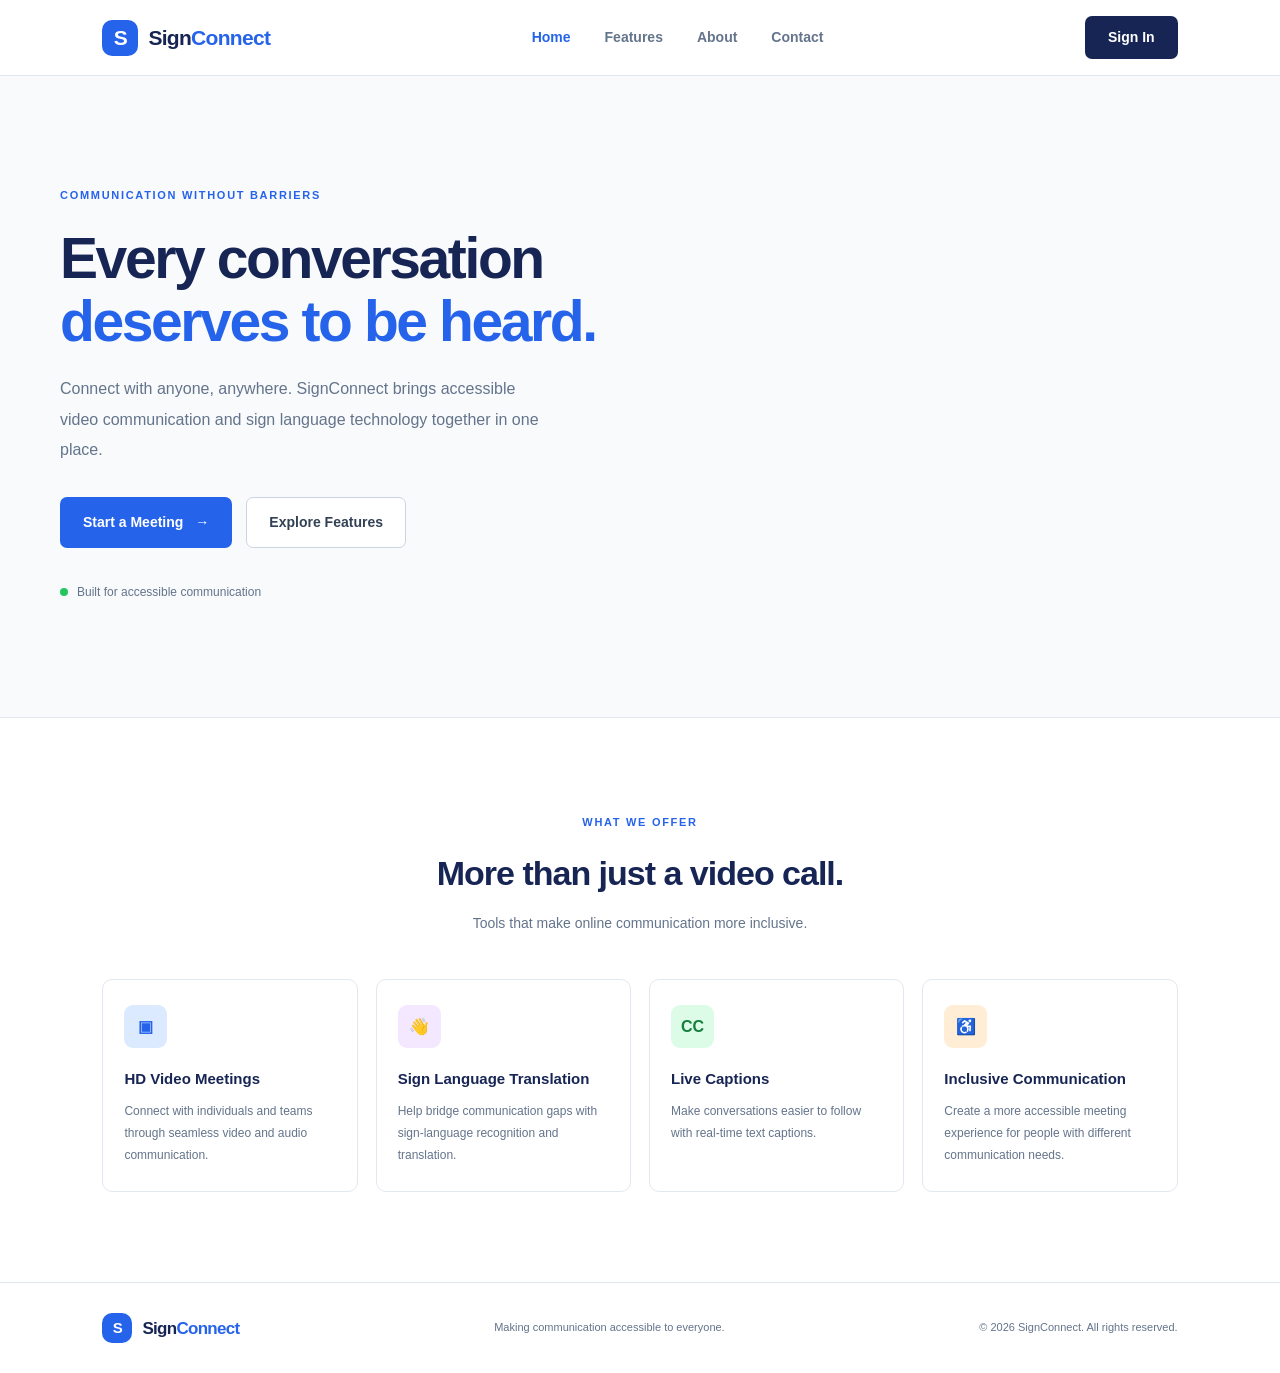
<file: FrontEnd/index.html>
<!DOCTYPE html>
<html lang="en">

<head>
    <meta charset="UTF-8">
    <meta name="viewport" content="width=device-width, initial-scale=1.0">
    <meta name="description" content="SignConnect - Accessible video meetings for everyone.">
    <title>SignConnect | Meetings Without Barriers</title>
    <link rel="stylesheet" href="style.css">
    <script src="script.js" defer></script>
</head>

<body>

    <!-- NAVBAR -->
    <header class="navbar">
        <a href="#" class="logo">
            <span class="logo-icon">S</span>
            <span>Sign<span class="logo-highlight">Connect</span></span>
        </a>

        <nav class="nav-links" id="navLinks">
            <a href="#" class="active">Home</a>
            <a href="#features">Features</a>
            <a href="#about">About</a>
            <a href="#contact">Contact</a>
        </nav>

        <div class="nav-actions">
            <button type="button" class="signin-btn" id="authButton">Sign In</button>
            <button class="mobile-menu" id="menuButton" aria-label="Toggle navigation">
                ☰
            </button>
        </div>
    </header>

    <main>

        <!-- HERO SECTION -->
        <section class="hero" id="about">

            <div class="hero-content">
                <span class="eyebrow">
                    COMMUNICATION WITHOUT BARRIERS
                </span>

                <h1>
                    Every conversation
                    <span>deserves to be heard.</span>
                </h1>

                <p class="hero-description">
                    Connect with anyone, anywhere. SignConnect brings
                    accessible video communication and sign language
                    technology together in one place.
                </p>

                <div class="hero-buttons">
                    <a href="meeting.html" id="startMeetingButton" class="primary-btn">
                        Start a Meeting <span>→</span>
                    </a>

                    <a href="#features" class="secondary-btn">
                        Explore Features
                    </a>
                </div>

                <div class="hero-note">
                    <span class="status-dot"></span>
                    Built for accessible communication
                </div>
            </div>

        </section>

        <!-- FEATURES -->
        <section class="features-section" id="features">

            <div class="section-heading">
                <span class="eyebrow">WHAT WE OFFER</span>
                <h2>More than just a video call.</h2>
                <p>Tools that make online communication more inclusive.</p>
            </div>

            <div class="features-grid">

                <article class="feature-card">
                    <div class="feature-icon blue">▣</div>
                    <h3>HD Video Meetings</h3>
                    <p>
                        Connect with individuals and teams through
                        seamless video and audio communication.
                    </p>
                </article>

                <article class="feature-card">
                    <div class="feature-icon purple">👋</div>
                    <h3>Sign Language Translation</h3>
                    <p>
                        Help bridge communication gaps with
                        sign-language recognition and translation.
                    </p>
                </article>

                <article class="feature-card">
                    <div class="feature-icon green">CC</div>
                    <h3>Live Captions</h3>
                    <p>
                        Make conversations easier to follow with
                        real-time text captions.
                    </p>
                </article>

                <article class="feature-card">
                    <div class="feature-icon orange">♿</div>
                    <h3>Inclusive Communication</h3>
                    <p>
                        Create a more accessible meeting experience
                        for people with different communication needs.
                    </p>
                </article>

            </div>
        </section>


    </main>

    <!-- FOOTER -->
    <footer id="contact">
        <a href="#" class="logo footer-logo">
            <span class="logo-icon">S</span>
            <span>Sign<span class="logo-highlight">Connect</span></span>
        </a>

        <p>Making communication accessible to everyone.</p>

        <span class="copyright">
            © 2026 SignConnect. All rights reserved.
        </span>
    </footer>

    <script src="meeting-redirect.js"></script>


</body>

</html>
</file>
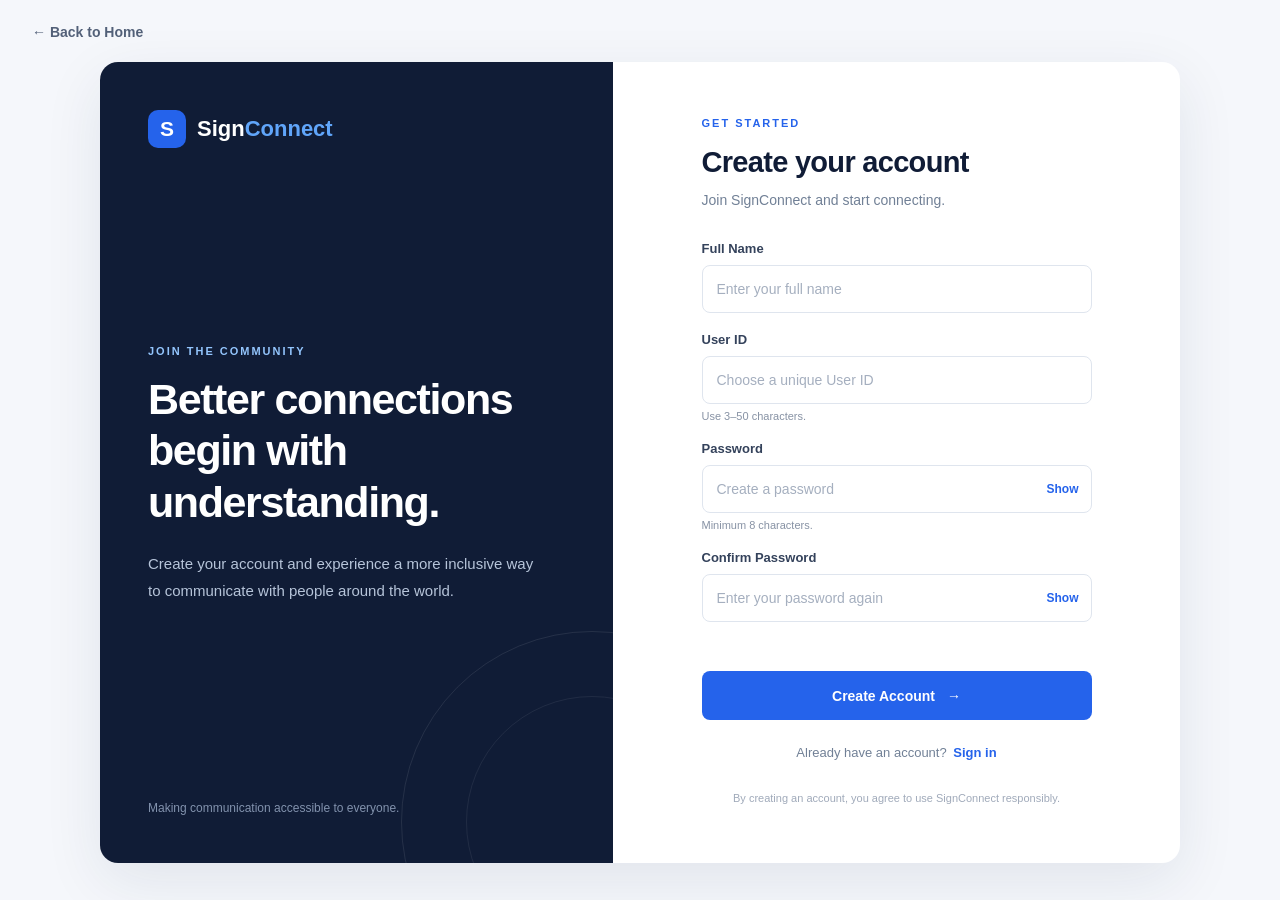
<file: FrontEnd/accessibility.html>
<!DOCTYPE html>
<html lang="en">

<head>
    <meta charset="UTF-8">
    <meta name="viewport" content="width=device-width, initial-scale=1.0">

    <meta name="description" content="Customize your SignConnect accessibility preferences.">

    <title>Accessibility Preferences | SignConnect</title>

    <link rel="stylesheet" href="accessibility.css">

    <script src="accessibility.js" defer></script>
</head>

<body>

    <main class="accessibility-container">

        <div class="accessibility-content">

            <span class="eyebrow">MAKE IT YOURS</span>

            <h1>
                How can we make SignConnect work better for you?
            </h1>

            <p class="subtitle">
                Choose everything that applies. This is optional,
                and it is only used to adapt your meetings and screens.
                You can change it any time.
            </p>


            <form id="accessibilityForm">

                <div class="options-grid">

                    <label class="option-card">
                        <input type="checkbox" name="disability" value="Deaf">

                        <span class="option-icon">🤟</span>

                        <span class="option-details">
                            <strong>Deaf</strong>
                            <small>
                                I can't hear speech. I prefer sign
                                language and text.
                            </small>
                        </span>

                        <span class="selection-circle"></span>
                    </label>


                    <label class="option-card">
                        <input type="checkbox" name="disability" value="Hard of hearing">

                        <span class="option-icon">👂</span>

                        <span class="option-details">
                            <strong>Hard of hearing</strong>
                            <small>
                                I hear some sound but need captions
                                and visual cues.
                            </small>
                        </span>

                        <span class="selection-circle"></span>
                    </label>


                    <label class="option-card">
                        <input type="checkbox" name="disability" value="Speech difficulty or non-speaking">

                        <span class="option-icon">✋</span>

                        <span class="option-details">
                            <strong>Speech difficulty or non-speaking</strong>
                            <small>
                                I communicate through sign language
                                or typing, not speech.
                            </small>
                        </span>

                        <span class="selection-circle"></span>
                    </label>


                    <label class="option-card">
                        <input type="checkbox" name="disability" value="Blind">

                        <span class="option-icon">🕶️</span>

                        <span class="option-details">
                            <strong>Blind</strong>
                            <small>
                                I use a screen reader or audio
                                to use the web.
                            </small>
                        </span>

                        <span class="selection-circle"></span>
                    </label>


                    <label class="option-card">
                        <input type="checkbox" name="disability" value="Low vision">

                        <span class="option-icon">👓</span>

                        <span class="option-details">
                            <strong>Low vision</strong>
                            <small>
                                I need larger text and stronger contrast.
                            </small>
                        </span>

                        <span class="selection-circle"></span>
                    </label>


                    <label class="option-card">
                        <input type="checkbox" name="disability" value="Motor or mobility">

                        <span class="option-icon">✋</span>

                        <span class="option-details">
                            <strong>Motor or mobility</strong>
                            <small>
                                Small buttons or using a mouse
                                are difficult for me.
                            </small>
                        </span>

                        <span class="selection-circle"></span>
                    </label>


                    <label class="option-card">
                        <input type="checkbox" name="disability" value="Cognitive or learning">

                        <span class="option-icon">🧠</span>

                        <span class="option-details">
                            <strong>Cognitive or learning</strong>
                            <small>
                                I prefer simple screens, calm motion
                                and plain wording.
                            </small>
                        </span>

                        <span class="selection-circle"></span>
                    </label>


                    <label class="option-card">
                        <input type="checkbox" name="disability" value="None or prefer not to say">

                        <span class="option-icon">✨</span>

                        <span class="option-details">
                            <strong>None / prefer not to say</strong>
                            <small>
                                Use the standard experience.
                                You can change this anytime.
                            </small>
                        </span>

                        <span class="selection-circle"></span>
                    </label>

                </div>


                <p id="accessibilityMessage" class="accessibility-message" role="alert"></p>


                <div class="bottom-actions">

                    <button type="button" id="skipButton" class="skip-button">
                        Skip for now
                    </button>

                    <button type="submit" id="continueButton" class="continue-button">
                        Continue <span>→</span>
                    </button>

                </div>

            </form>

        </div>

    </main>

</body>

</html>
</file>
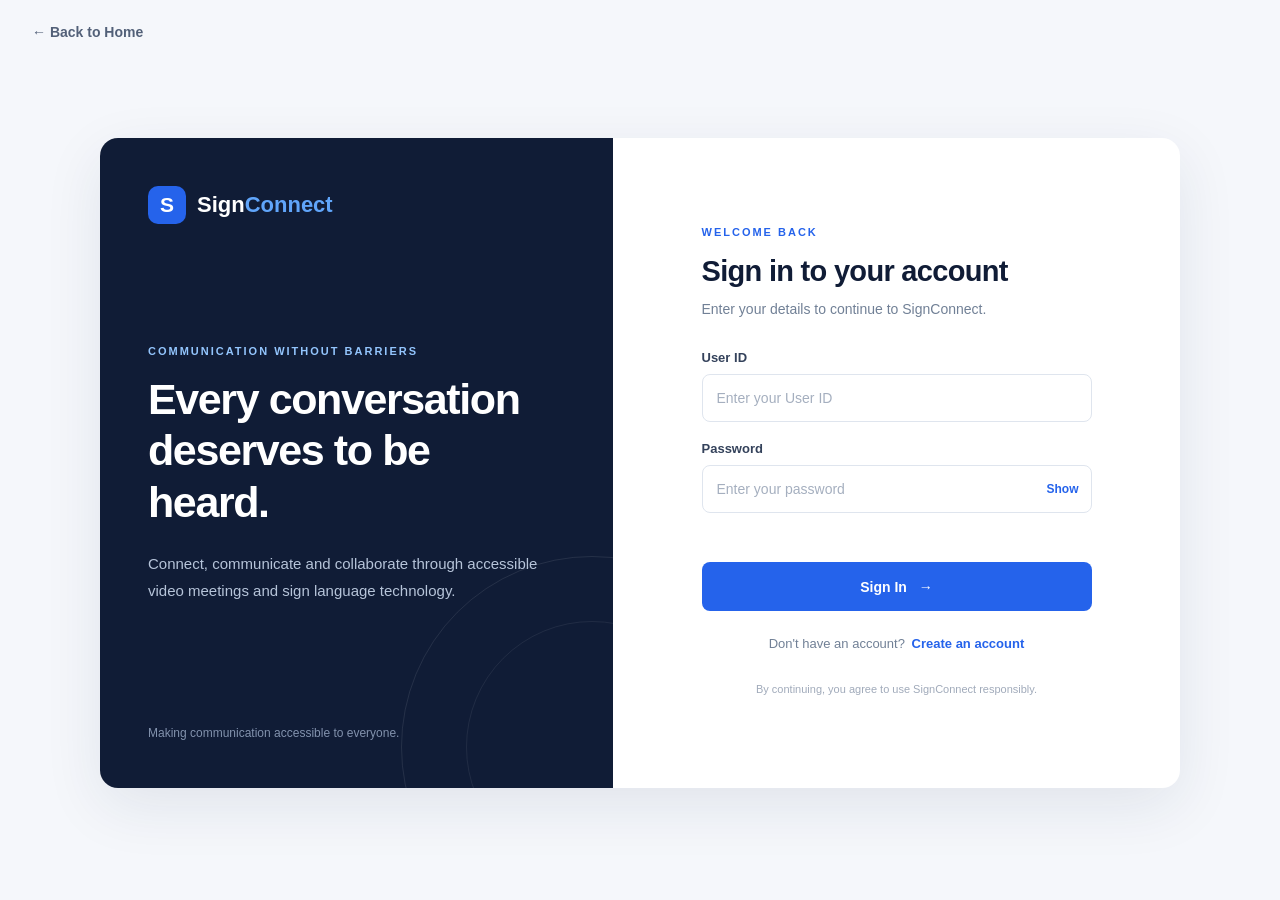
<file: FrontEnd/meeting.html>
<!DOCTYPE html>
<html lang="en">

<head>
    <meta charset="UTF-8">
    <meta name="viewport" content="width=device-width, initial-scale=1.0">

    <title>Meeting Lobby | SignConnect</title>

    <link rel="stylesheet" href="meeting.css">
</head>

<body>

    <!-- Navigation -->
    <nav class="navbar">

        <div class="logo">
            <span class="logo-icon">S</span>
            <span>SignConnect</span>
        </div>

        <div class="nav-right">
            <span class="user-label" id="userName">Welcome!</span>

            <button id="logoutButton" class="logout-btn">
                Logout
            </button>
        </div>

    </nav>


    <!-- Main Content -->
    <main class="main-container">

        <section class="welcome-section">

            <div>
                <p class="eyebrow">YOUR COMMUNICATION SPACE</p>

                <h1>
                    Welcome back,
                    <span id="welcomeName">there</span>!
                </h1>

                <p class="welcome-description">
                    Connect with anyone, anywhere.
                    Start a new meeting or join an existing conversation.
                </p>
            </div>

            <div class="welcome-icon">
                <span>✦</span>
            </div>

        </section>


        <!-- Meeting Cards -->
        <section class="meeting-grid">

            <!-- Create Meeting -->
            <div class="meeting-card create-card">

                <div class="card-icon create-icon">
                    <span>＋</span>
                </div>

                <p class="card-tag">HOST A MEETING</p>

                <h2>Create a Meeting</h2>

                <p class="card-description">
                    Start a new video conversation and invite
                    others using a unique meeting code.
                </p>


                <form id="createMeetingForm">

                    <div class="form-group">

                        <label for="meetingName">
                            Meeting Name
                        </label>

                        <input type="text" id="meetingName" placeholder="e.g. Project Discussion" maxlength="100"
                            required>

                    </div>


                    <div class="form-group">

                        <label for="meetingDescription">
                            Description (Optional)
                        </label>

                        <textarea id="meetingDescription" placeholder="What is this meeting about?" rows="3"
                            maxlength="500"></textarea>

                    </div>


                    <button type="submit" id="createMeetingButton" class="primary-btn">
                        <span>＋</span>
                        Create Meeting
                    </button>

                </form>


                <!-- Created Meeting Details -->
                <div id="createdMeeting" class="result-box hidden">

                    <div class="success-heading">
                        <span>✓</span>
                        Meeting Created!
                    </div>

                    <p class="result-label">MEETING CODE</p>

                    <div class="code-container">

                        <strong id="generatedCode"></strong>

                        <button type="button" id="copyCodeButton" class="copy-btn">
                            Copy
                        </button>

                    </div>

                    <p class="result-label">INVITATION LINK</p>

                    <div class="link-container">

                        <input type="text" id="meetingLink" readonly>

                        <button type="button" id="copyLinkButton" class="copy-btn">
                            Copy
                        </button>

                    </div>

                    <button type="button" id="enterMeetingButton" class="primary-btn">
                        Enter Meeting →
                    </button>

                </div>

            </div>


            <!-- Join Meeting -->
            <div class="meeting-card join-card">

                <div class="card-icon join-icon">
                    <span>⇥</span>
                </div>

                <p class="card-tag">JOIN A MEETING</p>

                <h2>Join a Meeting</h2>

                <p class="card-description">
                    Have an invitation code?
                    Enter it below to join someone else's meeting.
                </p>


                <form id="joinMeetingForm">

                    <div class="form-group">

                        <label for="meetingCode">
                            Meeting Code
                        </label>

                        <input type="text" id="meetingCode" placeholder="Enter meeting code" maxlength="20" required>

                    </div>


                    <div class="meeting-hint">
                        <span>ⓘ</span>
                        Ask the meeting host for the invitation code.
                    </div>


                    <button type="submit" id="joinMeetingButton" class="secondary-btn">
                        Join Meeting →
                    </button>

                </form>

            </div>

        </section>


        <!-- Bottom Information -->
        <section class="info-section">

            <div class="info-icon">🔒</div>

            <div>
                <h3>Private and Secure Meetings</h3>

                <p>
                    Your meetings are accessible through their
                    unique invitation codes.
                </p>
            </div>

        </section>


        <p id="statusMessage" class="status-message"></p>

    </main>


    <footer>
        <p>© 2026 SignConnect. Connecting people through communication.</p>
    </footer>


    <script src="meeting.js"></script>

</body>

</html>
</file>
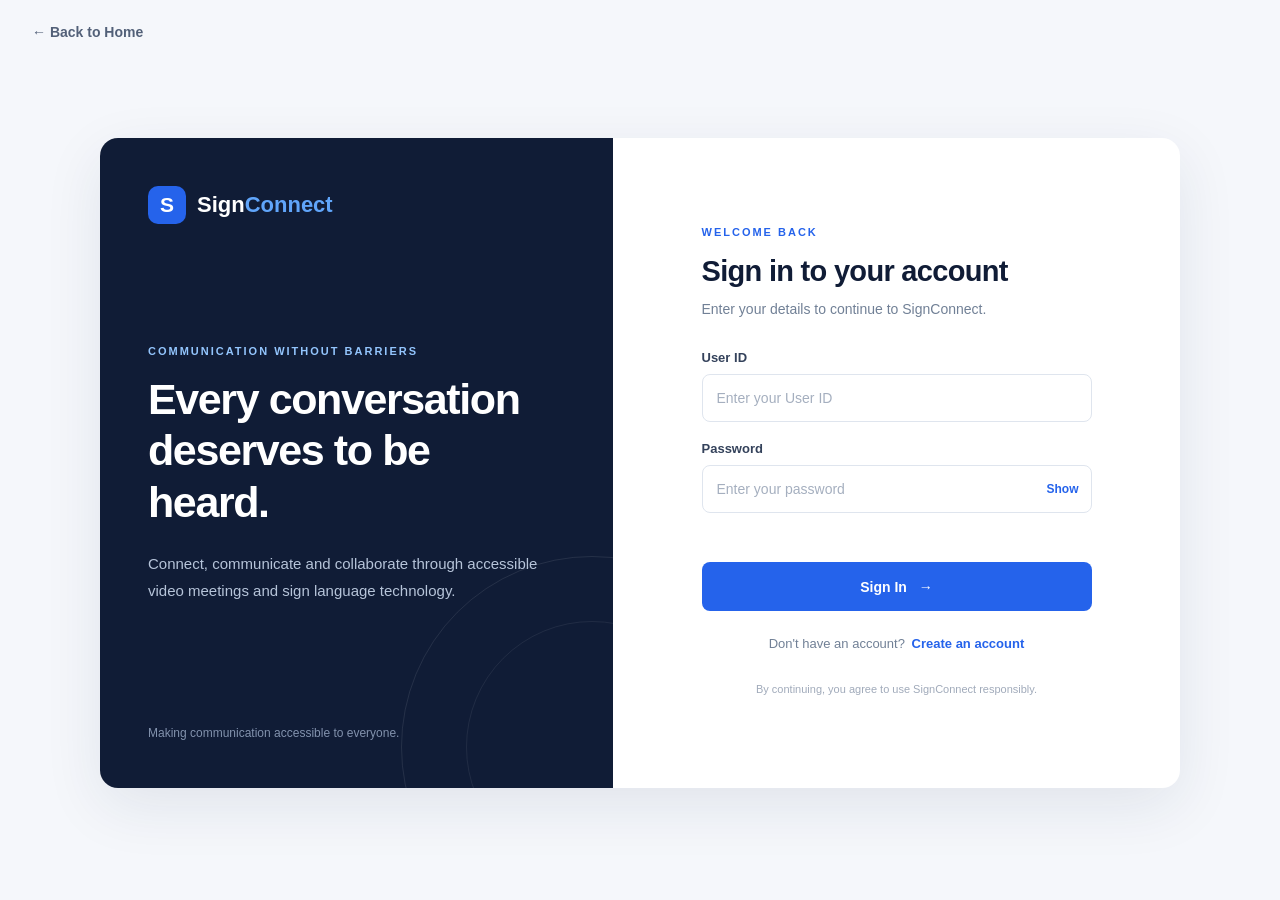
<file: FrontEnd/room.html>
<!DOCTYPE html>
<html lang="en">

<head>
    <meta charset="UTF-8">
    <meta name="viewport" content="width=device-width, initial-scale=1.0">

    <title>Video Meeting | SignConnect</title>

    <link rel="stylesheet" href="room.css">
</head>

<body>

    <header class="topbar">

        <div class="logo">
            <span class="logo-icon">S</span>
            SignConnect
        </div>

        <div class="meeting-info">
            <span id="meetingName">Meeting Room</span>
            <span id="meetingCode"></span>
        </div>

        <div class="connection-status" id="connectionStatus">
            Connecting...
        </div>

    </header>


    <main class="meeting-container">

        <section class="video-grid">

            <div class="video-card remote-card">

                <video id="remoteVideo" autoplay playsinline>
                </video>

                <div class="video-placeholder" id="remotePlaceholder">
                    <div class="avatar">?</div>
                    <p>Waiting for participant...</p>
                </div>

                <span class="video-label" id="remoteLabel">
                    Other participant
                </span>

            </div>


            <div class="video-card local-card">

                <video id="localVideo" autoplay muted playsinline>
                </video>

                <span class="video-label">You</span>

            </div>

        </section>


        <section class="captions-panel" id="captionsPanel" hidden>

            <div class="captions-header">
                <span>Live captions</span>
                <span class="captions-state" id="captionsState"></span>
            </div>

            <div class="captions-list" id="captionsList" aria-live="polite"></div>

        </section>


        <section class="controls">

            <button id="micButton" class="control-btn">
                <span>🎙</span>
                <small>Mute</small>
            </button>

            <button id="cameraButton" class="control-btn">
                <span>📹</span>
                <small>Camera Off</small>
            </button>

            <button id="captionsButton" class="control-btn">
                <span>💬</span>
                <small>Captions</small>
            </button>

            <button id="leaveButton" class="leave-btn">
                <span>📞</span>
                Leave Meeting
            </button>

        </section>


        <div id="statusMessage" class="status-message">
            Initializing meeting...
        </div>

    </main>


    <script src="speech-to-text.js"></script>
    <script src="room.js"></script>

</body>

</html>
</file>
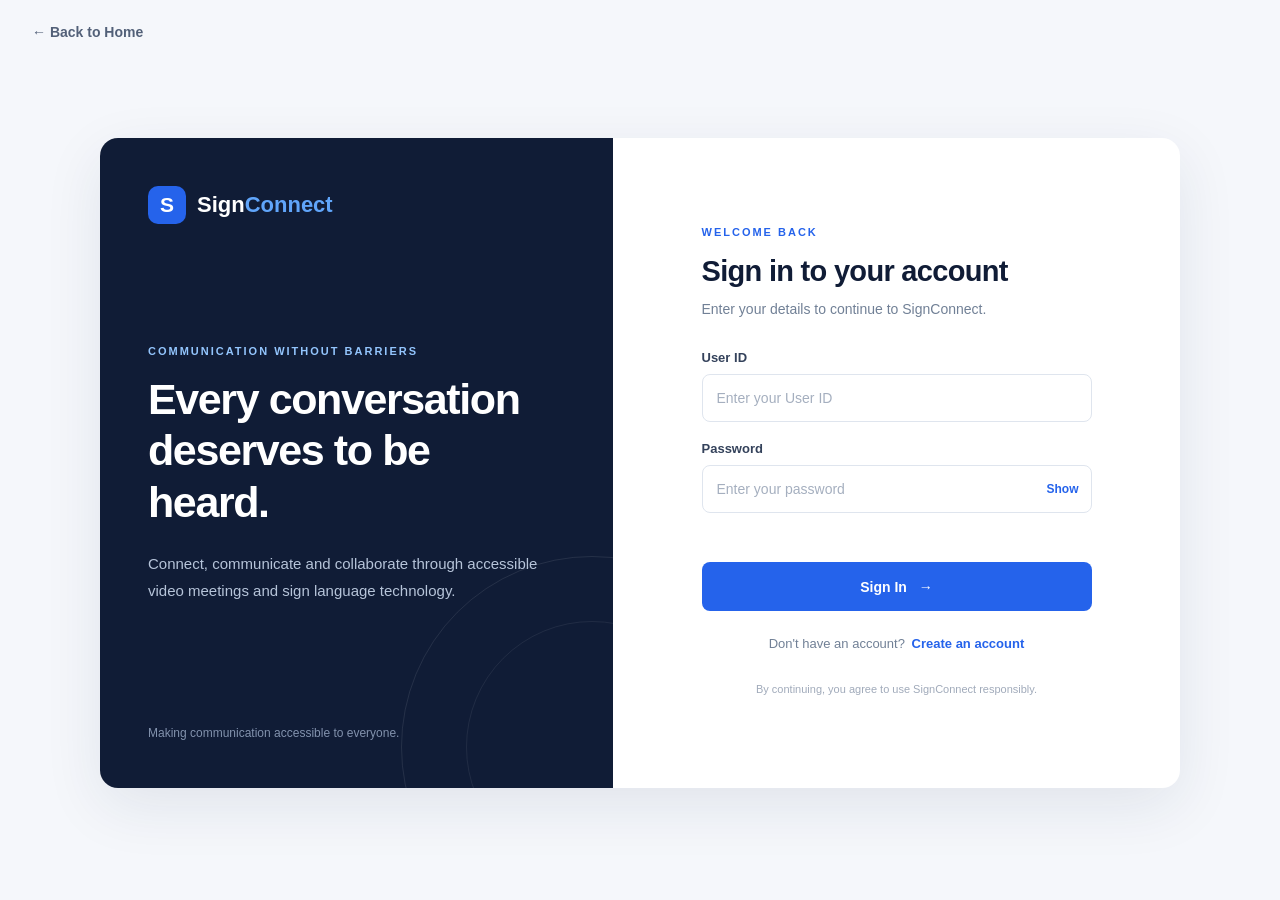
<file: FrontEnd/signin.html>
<!DOCTYPE html>
<html lang="en">

<head>
    <meta charset="UTF-8">
    <meta name="viewport" content="width=device-width, initial-scale=1.0">
    <meta name="description" content="Sign in to SignConnect.">
    <title>Sign In | SignConnect</title>
    <link rel="stylesheet" href="auth.css">
    <script src="auth.js" defer></script>
</head>

<body class="auth-page">

    <a href="index.html" class="back-home">← Back to Home</a>

    <main class="auth-container">
        <section class="auth-brand">
            <a href="index.html" class="logo">
                <span class="logo-icon">S</span>
                <span>Sign<span class="logo-highlight">Connect</span></span>
            </a>

            <div class="brand-content">
                <span class="eyebrow">COMMUNICATION WITHOUT BARRIERS</span>
                <h1>Every conversation deserves to be heard.</h1>
                <p>
                    Connect, communicate and collaborate through
                    accessible video meetings and sign language technology.
                </p>
            </div>

            <div class="brand-footer">
                Making communication accessible to everyone.
            </div>
        </section>

        <section class="auth-form-section">
            <div class="auth-form-wrapper">
                <div class="mobile-logo">
                    <a href="index.html" class="logo">
                        <span class="logo-icon">S</span>
                        <span>Sign<span class="logo-highlight">Connect</span></span>
                    </a>
                </div>

                <span class="eyebrow">WELCOME BACK</span>
                <h2>Sign in to your account</h2>
                <p class="form-subtitle">
                    Enter your details to continue to SignConnect.
                </p>

                <form id="signinForm">
                    <div class="form-group">
                        <label for="user_id">User ID</label>
                        <input type="text" id="user_id" name="user_id" placeholder="Enter your User ID" minlength="3"
                            maxlength="50" autocomplete="username" required>
                    </div>

                    <div class="form-group">
                        <label for="password">Password</label>
                        <div class="password-wrapper">
                            <input type="password" id="password" name="password" placeholder="Enter your password"
                                autocomplete="current-password" required>
                            <button type="button" class="toggle-password" data-target="password">Show</button>
                        </div>
                    </div>

                    <p class="form-message" id="signinMessage" role="alert"></p>

                    <button type="submit" class="auth-submit" id="signinButton">
                        Sign In <span>→</span>
                    </button>
                </form>

                <p class="auth-switch">
                    Don't have an account?
                    <a href="signup.html">Create an account</a>
                </p>

                <p class="auth-terms">
                    By continuing, you agree to use SignConnect responsibly.
                </p>
            </div>
        </section>
    </main>

</body>

</html>
</file>
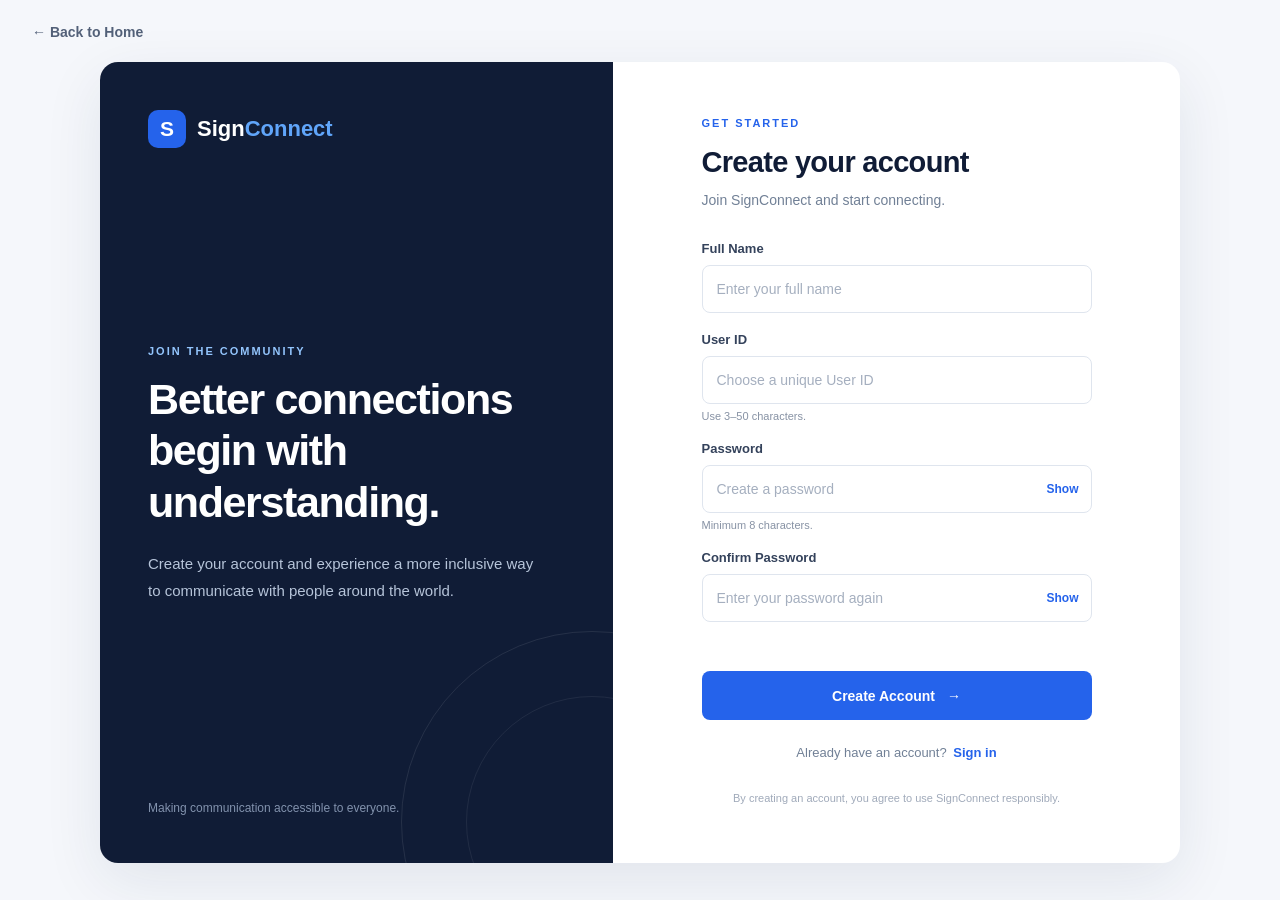
<file: FrontEnd/signup.html>
<!DOCTYPE html>
<html lang="en">

<head>
    <meta charset="UTF-8">
    <meta name="viewport" content="width=device-width, initial-scale=1.0">
    <meta name="description" content="Create your SignConnect account.">
    <title>Create Account | SignConnect</title>
    <link rel="stylesheet" href="auth.css">
    <script src="auth.js?v=2" defer></script>
</head>

<body class="auth-page">

    <a href="index.html" class="back-home">← Back to Home</a>

    <main class="auth-container signup-container">
        <section class="auth-brand">
            <a href="index.html" class="logo">
                <span class="logo-icon">S</span>
                <span>Sign<span class="logo-highlight">Connect</span></span>
            </a>

            <div class="brand-content">
                <span class="eyebrow">JOIN THE COMMUNITY</span>
                <h1>Better connections begin with understanding.</h1>
                <p>
                    Create your account and experience a more inclusive
                    way to communicate with people around the world.
                </p>
            </div>

            <div class="brand-footer">
                Making communication accessible to everyone.
            </div>
        </section>

        <section class="auth-form-section">
            <div class="auth-form-wrapper">
                <div class="mobile-logo">
                    <a href="index.html" class="logo">
                        <span class="logo-icon">S</span>
                        <span>Sign<span class="logo-highlight">Connect</span></span>
                    </a>
                </div>

                <span class="eyebrow">GET STARTED</span>
                <h2>Create your account</h2>
                <p class="form-subtitle">
                    Join SignConnect and start connecting.
                </p>

                <form id="signupForm">
                    <div class="form-group">
                        <label for="name">Full Name</label>
                        <input type="text" id="name" name="name" placeholder="Enter your full name" minlength="2"
                            maxlength="100" autocomplete="name" required>
                    </div>

                    <div class="form-group">
                        <label for="user_id">User ID</label>
                        <input type="text" id="user_id" name="user_id" placeholder="Choose a unique User ID"
                            minlength="3" maxlength="50" autocomplete="username" required>
                        <small>Use 3–50 characters.</small>
                    </div>

                    <div class="form-group">
                        <label for="password">Password</label>
                        <div class="password-wrapper">
                            <input type="password" id="password" name="password" placeholder="Create a password"
                                minlength="8" maxlength="128" autocomplete="new-password" required>
                            <button type="button" class="toggle-password" data-target="password">Show</button>
                        </div>
                        <small>Minimum 8 characters.</small>
                    </div>

                    <div class="form-group">
                        <label for="confirm_password">Confirm Password</label>
                        <div class="password-wrapper">
                            <input type="password" id="confirm_password" name="confirm_password"
                                placeholder="Enter your password again" autocomplete="new-password" required>
                            <button type="button" class="toggle-password" data-target="confirm_password">Show</button>
                        </div>
                    </div>

                    <p class="form-message" id="signupMessage" role="alert"></p>

                    <button type="submit" class="auth-submit" id="signupButton">
                        Create Account <span>→</span>
                    </button>
                </form>

                <p class="auth-switch">
                    Already have an account?
                    <a href="signin.html">Sign in</a>
                </p>

                <p class="auth-terms">
                    By creating an account, you agree to use SignConnect responsibly.
                </p>
            </div>
        </section>
    </main>

</body>

</html>
</file>
<file: FrontEnd/style.css>
/* =========================
   GLOBAL STYLES
========================= */

* {
    margin: 0;
    padding: 0;
    box-sizing: border-box;
}

html {
    scroll-behavior: smooth;
}

body {
    font-family: Inter, -apple-system, BlinkMacSystemFont,
        "Segoe UI", sans-serif;
    background: #F8FAFC;
    color: #1E293B;
    line-height: 1.6;
}

a {
    text-decoration: none;
    color: inherit;
}

button {
    font: inherit;
    cursor: pointer;
}

/* =========================
   NAVBAR
========================= */

.navbar {
    height: 76px;
    padding: 0 8%;
    display: flex;
    justify-content: space-between;
    align-items: center;
    background: #FFFFFF;
    border-bottom: 1px solid #E2E8F0;
    position: sticky;
    top: 0;
    z-index: 100;
}

.logo {
    display: flex;
    align-items: center;
    gap: 10px;
    font-size: 21px;
    font-weight: 750;
    color: #172554;
    letter-spacing: -0.7px;
}

.logo-icon {
    width: 36px;
    height: 36px;
    background: #2563EB;
    color: white;
    display: grid;
    place-items: center;
    border-radius: 10px;
    font-weight: 800;
}

.logo-highlight {
    color: #2563EB;
}

.nav-links {
    display: flex;
    align-items: center;
    gap: 34px;
}

.nav-links a {
    font-size: 14px;
    font-weight: 550;
    color: #64748B;
    transition: color 0.2s;
}

.nav-links a:hover,
.nav-links a.active {
    color: #2563EB;
}

.nav-actions {
    display: flex;
    align-items: center;
    gap: 12px;
}

.signin-btn {
    background: #172554;
    color: white;
    border: none;
    padding: 10px 23px;
    border-radius: 7px;
    font-weight: 600;
    font-size: 14px;
    transition: background 0.2s;
}

.signin-btn:hover {
    background: #2563EB;
}

.mobile-menu {
    display: none;
    background: none;
    border: none;
    font-size: 25px;
    color: #172554;
}

/* =========================
   HERO SECTION
========================= */

.hero {
    max-width: 1250px;
    margin: auto;
    padding: 105px 45px 115px;
    display: grid;
    grid-template-columns: 1fr 1fr;
    align-items: center;
    gap: 65px;
}

.eyebrow {
    color: #2563EB;
    font-size: 11px;
    font-weight: 750;
    letter-spacing: 1.7px;
}

.hero h1 {
    font-size: clamp(38px, 4.5vw, 57px);
    line-height: 1.12;
    letter-spacing: -2.4px;
    color: #172554;
    margin: 20px 0;
    max-width: 580px;
}

.hero h1 span {
    color: #2563EB;
}

.hero-description {
    font-size: 16px;
    color: #64748B;
    max-width: 490px;
    line-height: 1.9;
}

.hero-buttons {
    display: flex;
    gap: 14px;
    margin-top: 32px;
    flex-wrap: wrap;
}

.primary-btn,
.secondary-btn {
    display: inline-flex;
    align-items: center;
    justify-content: center;
    gap: 12px;
    padding: 13px 22px;
    border-radius: 7px;
    font-size: 14px;
    font-weight: 650;
    border: 1px solid transparent;
    transition: all 0.2s;
}

.primary-btn {
    background: #2563EB;
    color: white;
}

.primary-btn:hover {
    background: #1D4ED8;
    transform: translateY(-2px);
}

.secondary-btn {
    background: white;
    border-color: #CBD5E1;
    color: #334155;
}

.secondary-btn:hover {
    border-color: #2563EB;
    color: #2563EB;
}

.hero-note {
    display: flex;
    align-items: center;
    gap: 9px;
    color: #64748B;
    font-size: 12px;
    margin-top: 35px;
}

.status-dot,
.live-dot {
    width: 8px;
    height: 8px;
    background: #22C55E;
    border-radius: 50%;
}

/* =========================
   MEETING PREVIEW
========================= */

.preview-wrapper {
    position: relative;
    padding: 15px;
}

.preview-card {
    background: white;
    border: 1px solid #E2E8F0;
    border-radius: 13px;
    padding: 17px;
    box-shadow: 0 20px 50px rgba(15, 23, 42, 0.09);
}

.preview-header {
    display: flex;
    justify-content: space-between;
    align-items: center;
    padding: 4px 3px 17px;
}

.meeting-title {
    display: flex;
    align-items: center;
    gap: 9px;
    color: #172554;
    font-size: 14px;
    font-weight: 700;
}

.meeting-time {
    font-size: 11px;
    color: #94A3B8;
}

.video-grid {
    display: grid;
    grid-template-columns: 1fr 1fr;
    gap: 9px;
}

.participant {
    height: 155px;
    border-radius: 8px;
    position: relative;
    display: flex;
    align-items: center;
    justify-content: center;
    overflow: hidden;
}

.participant-one {
    background: #DCE8F5;
}

.participant-two {
    background: #E9E2F4;
}

.participant-three {
    background: #E2EDE9;
}

.sign-panel {
    background: #172554;
    flex-direction: column;
    color: white;
}

.avatar {
    width: 63px;
    height: 63px;
    border-radius: 50%;
    background: rgba(255, 255, 255, 0.8);
    display: grid;
    place-items: center;
    font-size: 25px;
    font-weight: 700;
    color: #334155;
}

.participant-name {
    position: absolute;
    bottom: 10px;
    left: 10px;
    font-size: 11px;
    font-weight: 650;
    color: white;
    background: rgba(15, 23, 42, 0.65);
    padding: 4px 8px;
    border-radius: 4px;
}

.mic-indicator {
    position: absolute;
    top: 9px;
    right: 9px;
    background: rgba(255, 255, 255, 0.8);
    padding: 3px 6px;
    border-radius: 5px;
    font-size: 10px;
}

.sign-symbol {
    font-size: 48px;
}

.sign-label {
    color: #BFDBFE;
    font-size: 9px;
    letter-spacing: 1px;
    margin-top: 8px;
}

.meeting-controls {
    display: flex;
    justify-content: center;
    gap: 13px;
    padding-top: 17px;
}

.meeting-controls button {
    height: 37px;
    width: 37px;
    border: none;
    background: #F1F5F9;
    border-radius: 50%;
    font-size: 15px;
}

.meeting-controls .end-call {
    background: #EF4444;
    color: white;
}



/* =========================
   FEATURES
========================= */

.features-section {
    padding: 90px 8%;
    background: white;
    border-top: 1px solid #E2E8F0;
}

.section-heading {
    text-align: center;
    margin-bottom: 45px;
}

.section-heading h2 {
    font-size: 34px;
    color: #172554;
    margin: 12px 0;
    letter-spacing: -1px;
}

.section-heading p {
    color: #64748B;
    font-size: 14px;
}

.features-grid {
    max-width: 1150px;
    margin: auto;
    display: grid;
    grid-template-columns: repeat(4, 1fr);
    gap: 18px;
}

.feature-card {
    border: 1px solid #E2E8F0;
    border-radius: 10px;
    padding: 25px 21px;
    transition: transform 0.2s, box-shadow 0.2s;
}

.feature-card:hover {
    transform: translateY(-4px);
    box-shadow: 0 12px 30px rgba(15, 23, 42, 0.06);
}

.feature-icon {
    height: 43px;
    width: 43px;
    display: grid;
    place-items: center;
    border-radius: 9px;
    font-weight: 750;
    margin-bottom: 19px;
}

.blue {
    background: #DBEAFE;
    color: #2563EB;
}

.purple {
    background: #F3E8FF;
    color: #9333EA;
}

.green {
    background: #DCFCE7;
    color: #15803D;
}

.orange {
    background: #FFEDD5;
    color: #EA580C;
}

.feature-card h3 {
    color: #172554;
    font-size: 15px;
    margin-bottom: 10px;
}

.feature-card p {
    font-size: 12px;
    color: #64748B;
    line-height: 1.8;
}

/* =========================
   FOOTER
========================= */

footer {
    background: white;
    border-top: 1px solid #E2E8F0;
    padding: 30px 8%;
    display: flex;
    justify-content: space-between;
    align-items: center;
    gap: 20px;
    flex-wrap: wrap;
}

.footer-logo {
    font-size: 17px;
}

.footer-logo .logo-icon {
    width: 30px;
    height: 30px;
    font-size: 15px;
}

footer p,
.copyright {
    color: #64748B;
    font-size: 11px;
}

/* =========================
   RESPONSIVE DESIGN
========================= */

@media (max-width: 950px) {
    .hero {
        gap: 35px;
        padding-top: 75px;
    }

    .features-grid {
        grid-template-columns: repeat(2, 1fr);
    }
}

@media (max-width: 700px) {
    .navbar {
        padding: 0 5%;
        height: 68px;
    }

    .nav-links {
        display: none;
        position: absolute;
        top: 68px;
        left: 0;
        width: 100%;
        background: white;
        padding: 22px 5%;
        flex-direction: column;
        align-items: flex-start;
        gap: 20px;
        border-bottom: 1px solid #E2E8F0;
    }

    .nav-links.show {
        display: flex;
    }

    .mobile-menu {
        display: block;
    }

    .hero {
        grid-template-columns: 1fr;
        padding: 70px 6%;
    }

    .hero h1 {
        font-size: 43px;
    }

    .preview-wrapper {
        margin-top: 15px;
        padding: 5px;
    }

    .participant {
        height: 130px;
    }

    .features-section {
        padding: 65px 6%;
    }

    .section-heading h2 {
        font-size: 27px;
    }

    footer {
        flex-direction: column;
        align-items: flex-start;
    }
}

@media (max-width: 430px) {
    .features-grid {
        grid-template-columns: 1fr;
    }

    .hero h1 {
        font-size: 37px;
    }
}
</file>
<file: FrontEnd/accessibility.css>
* {
    margin: 0;
    padding: 0;
    box-sizing: border-box;
}

body {
    font-family: Arial, Helvetica, sans-serif;
    background: #f7f9fc;
    color: #252b35;
    min-height: 100vh;
}

.accessibility-container {
    width: 100%;
    min-height: 100vh;
    display: flex;
    justify-content: center;
    padding: 55px 25px 35px;
}

.accessibility-content {
    width: 100%;
    max-width: 850px;
}

.eyebrow {
    color: #2673bd;
    font-size: 12px;
    font-weight: 800;
    letter-spacing: 2px;
    display: block;
    margin-bottom: 18px;
}

h1 {
    font-size: clamp(27px, 4vw, 36px);
    line-height: 1.2;
    letter-spacing: -1px;
    margin-bottom: 15px;
    color: #202630;
}

.subtitle {
    color: #737d89;
    font-size: 14px;
    line-height: 1.8;
    max-width: 730px;
    margin-bottom: 30px;
}

.options-grid {
    display: grid;
    grid-template-columns: repeat(3, minmax(0, 1fr));
    gap: 13px;
}

.option-card {
    min-height: 155px;
    position: relative;
    display: flex;
    align-items: flex-start;
    gap: 12px;
    padding: 20px 30px 18px 17px;
    background: #fff;
    border: 1.5px solid #e0e4e9;
    border-radius: 13px;
    cursor: pointer;
    transition: border-color 0.2s, background 0.2s,
        transform 0.2s;
}

.option-card:hover {
    border-color: #8bb9e8;
    transform: translateY(-2px);
}

.option-card.selected {
    border-color: #267bc4;
    background: #f0f7ff;
}

.option-card input {
    position: absolute;
    opacity: 0;
    pointer-events: none;
}

.option-icon {
    font-size: 24px;
    flex-shrink: 0;
    margin-top: 1px;
}

.option-details {
    display: flex;
    flex-direction: column;
    gap: 9px;
    padding-top: 3px;
}

.option-details strong {
    font-size: 14px;
    line-height: 1.4;
    color: #252b35;
}

.option-details small {
    font-size: 12px;
    line-height: 1.7;
    color: #717b87;
}

.selection-circle {
    position: absolute;
    top: 17px;
    right: 15px;
    height: 20px;
    width: 20px;
    border: 1.7px solid #b9c1ca;
    border-radius: 50%;
    display: flex;
    align-items: center;
    justify-content: center;
}

.option-card.selected .selection-circle {
    border-color: #267bc4;
    background: #267bc4;
}

.option-card.selected .selection-circle::after {
    content: "✓";
    color: white;
    font-size: 12px;
    font-weight: bold;
}

.accessibility-message {
    min-height: 20px;
    margin-top: 12px;
    font-size: 13px;
    color: #d13c3c;
}

.bottom-actions {
    margin-top: 20px;
    display: flex;
    align-items: center;
    justify-content: space-between;
    gap: 15px;
}

.skip-button {
    border: none;
    background: transparent;
    color: #424b56;
    font-weight: 600;
    font-size: 14px;
    cursor: pointer;
    padding: 13px 4px;
}

.skip-button:hover {
    color: #267bc4;
}

.continue-button {
    background: #1476c5;
    color: white;
    border: none;
    border-radius: 8px;
    padding: 15px 32px;
    min-width: 180px;
    font-size: 14px;
    font-weight: 700;
    cursor: pointer;
    transition: background 0.2s;
}

.continue-button:hover {
    background: #075fa8;
}

.continue-button:disabled,
.skip-button:disabled {
    opacity: 0.6;
    cursor: not-allowed;
}

.continue-button span {
    margin-left: 7px;
    font-size: 17px;
}

@media (max-width: 700px) {
    .accessibility-container {
        padding: 35px 18px;
    }

    .options-grid {
        grid-template-columns: repeat(2, minmax(0, 1fr));
    }

    .option-card {
        min-height: 160px;
        padding: 17px 25px 15px 12px;
        gap: 8px;
    }

    .option-icon {
        font-size: 20px;
    }

    .option-details strong {
        font-size: 13px;
    }

    .option-details small {
        font-size: 11px;
    }
}

@media (max-width: 430px) {
    .options-grid {
        grid-template-columns: 1fr;
    }

    .option-card {
        min-height: 115px;
    }

    .bottom-actions {
        align-items: stretch;
    }

    .continue-button {
        min-width: 140px;
        padding: 14px 20px;
    }
}
</file>
<file: FrontEnd/meeting.css>
* {
    margin: 0;
    padding: 0;
    box-sizing: border-box;
}

:root {
    --background: #0b1224;
    --card: #131e36;
    --card-border: #263653;
    --primary: #6366f1;
    --primary-hover: #4f46e5;
    --text: #f8fafc;
    --muted: #94a3b8;
    --success: #22c55e;
}

body {
    background: var(--background);
    color: var(--text);
    font-family: "Segoe UI", Arial, sans-serif;
    min-height: 100vh;
}


/* Navigation */

.navbar {
    height: 76px;
    padding: 0 8%;
    display: flex;
    justify-content: space-between;
    align-items: center;
    border-bottom: 1px solid #1e293b;
    background: #0f1930;
}

.logo {
    display: flex;
    align-items: center;
    gap: 12px;
    font-size: 22px;
    font-weight: 700;
}

.logo-icon {
    background: linear-gradient(135deg, #6366f1, #a855f7);
    width: 38px;
    height: 38px;
    display: grid;
    place-items: center;
    border-radius: 12px;
}

.nav-right {
    display: flex;
    align-items: center;
    gap: 22px;
}

.user-label {
    color: #cbd5e1;
    font-size: 14px;
}

.logout-btn {
    border: 1px solid #374151;
    color: white;
    background: transparent;
    padding: 9px 18px;
    border-radius: 9px;
    cursor: pointer;
}

.logout-btn:hover {
    background: #263653;
}


/* Main */

.main-container {
    max-width: 1150px;
    width: 90%;
    margin: 65px auto;
}

.welcome-section {
    display: flex;
    justify-content: space-between;
    align-items: center;
    margin-bottom: 45px;
}

.eyebrow {
    color: #818cf8;
    font-size: 12px;
    font-weight: 700;
    letter-spacing: 2px;
    margin-bottom: 15px;
}

.welcome-section h1 {
    font-size: clamp(28px, 4vw, 42px);
    margin-bottom: 14px;
}

.welcome-section h1 span {
    color: #818cf8;
}

.welcome-description {
    color: var(--muted);
    line-height: 1.7;
    max-width: 570px;
}

.welcome-icon {
    width: 100px;
    height: 100px;
    border-radius: 28px;
    display: grid;
    place-items: center;
    font-size: 48px;
    color: #c4b5fd;
    background: linear-gradient(135deg, #312e81, #581c87);
}


/* Meeting Grid */

.meeting-grid {
    display: grid;
    grid-template-columns: 1fr 1fr;
    gap: 25px;
}

.meeting-card {
    background: var(--card);
    border: 1px solid var(--card-border);
    border-radius: 20px;
    padding: 32px;
    transition: transform 0.25s, border-color 0.25s;
}

.meeting-card:hover {
    transform: translateY(-4px);
    border-color: #6366f1;
}

.card-icon {
    width: 52px;
    height: 52px;
    border-radius: 14px;
    display: grid;
    place-items: center;
    font-size: 30px;
    margin-bottom: 24px;
}

.create-icon {
    background: #312e81;
    color: #a5b4fc;
}

.join-icon {
    background: #164e63;
    color: #67e8f9;
}

.card-tag {
    font-size: 11px;
    letter-spacing: 1.5px;
    color: #818cf8;
    font-weight: 700;
    margin-bottom: 10px;
}

.meeting-card h2 {
    font-size: 25px;
    margin-bottom: 12px;
}

.card-description {
    color: var(--muted);
    line-height: 1.7;
    font-size: 14px;
    margin-bottom: 30px;
}


/* Forms */

.form-group {
    margin-bottom: 22px;
}

.form-group label {
    display: block;
    font-size: 14px;
    font-weight: 600;
    margin-bottom: 10px;
}

.form-group input,
.form-group textarea {
    width: 100%;
    padding: 14px 15px;
    background: #0b152b;
    border: 1px solid #334155;
    border-radius: 10px;
    color: white;
    font-family: inherit;
    font-size: 14px;
    outline: none;
    resize: vertical;
}

.form-group input:focus,
.form-group textarea:focus {
    border-color: var(--primary);
    box-shadow: 0 0 0 3px #6366f122;
}

.form-group input::placeholder,
.form-group textarea::placeholder {
    color: #64748b;
}


/* Buttons */

.primary-btn,
.secondary-btn {
    width: 100%;
    padding: 15px;
    border: none;
    border-radius: 10px;
    font-size: 15px;
    font-weight: 700;
    cursor: pointer;
    transition: 0.2s;
}

.primary-btn {
    background: linear-gradient(135deg, #6366f1, #8b5cf6);
    color: white;
}

.primary-btn:hover {
    background: linear-gradient(135deg, #4f46e5, #7c3aed);
}

.secondary-btn {
    background: linear-gradient(135deg, #0891b2, #2563eb);
    color: white;
}

.secondary-btn:hover {
    opacity: 0.85;
}

button:disabled {
    opacity: 0.6;
    cursor: not-allowed;
}


/* Join Hint */

.meeting-hint {
    font-size: 12px;
    color: var(--muted);
    margin: 25px 0;
    line-height: 1.6;
}


/* Created Meeting Result */

.result-box {
    margin-top: 25px;
    padding: 20px;
    border: 1px solid #334155;
    border-radius: 13px;
    background: #0b152b;
}

.hidden {
    display: none;
}

.success-heading {
    color: var(--success);
    font-weight: 700;
    margin-bottom: 22px;
}

.result-label {
    font-size: 10px;
    letter-spacing: 1.5px;
    color: var(--muted);
    margin: 17px 0 9px;
}

.code-container,
.link-container {
    display: flex;
    align-items: center;
    gap: 8px;
}

.code-container strong {
    font-size: 22px;
    letter-spacing: 3px;
    color: #a5b4fc;
    overflow-wrap: anywhere;
}

.link-container input {
    flex: 1;
    min-width: 0;
    background: #131e36;
    border: 1px solid #334155;
    padding: 10px;
    color: white;
    border-radius: 8px;
}

.copy-btn {
    padding: 10px 13px;
    border: 1px solid #6366f1;
    background: transparent;
    color: #a5b4fc;
    border-radius: 8px;
    cursor: pointer;
}

.copy-btn:hover {
    background: #312e81;
}

#enterMeetingButton {
    margin-top: 25px;
}


/* Information */

.info-section {
    display: flex;
    align-items: center;
    gap: 18px;
    margin-top: 35px;
    padding: 22px;
    border: 1px solid #263653;
    background: #101a30;
    border-radius: 14px;
}

.info-icon {
    font-size: 28px;
}

.info-section h3 {
    font-size: 15px;
    margin-bottom: 6px;
}

.info-section p {
    font-size: 13px;
    color: var(--muted);
}

.status-message {
    text-align: center;
    margin-top: 20px;
    font-size: 14px;
    color: #fbbf24;
}


/* Footer */

footer {
    text-align: center;
    padding: 25px;
    color: #64748b;
    font-size: 12px;
    border-top: 1px solid #1e293b;
}


/* Responsive */

@media (max-width: 800px) {

    .meeting-grid {
        grid-template-columns: 1fr;
    }

    .main-container {
        margin: 40px auto;
    }

    .welcome-icon {
        display: none;
    }

}

@media (max-width: 480px) {

    .navbar {
        padding: 0 5%;
    }

    .logo {
        font-size: 17px;
    }

    .user-label {
        display: none;
    }

    .meeting-card {
        padding: 22px;
    }

    .welcome-section h1 {
        font-size: 29px;
    }

}
</file>
<file: FrontEnd/room.css>
* {
    margin: 0;
    padding: 0;
    box-sizing: border-box;
}

body {
    min-height: 100vh;
    background: #090d18;
    color: white;
    font-family: Arial, sans-serif;
}

.topbar {
    height: 75px;
    display: flex;
    align-items: center;
    justify-content: space-between;
    padding: 0 5%;
    background: #111827;
    border-bottom: 1px solid #263044;
}

.logo {
    display: flex;
    align-items: center;
    gap: 10px;
    font-size: 21px;
    font-weight: bold;
}

.logo-icon {
    background: #7565f5;
    padding: 9px 13px;
    border-radius: 10px;
}

.meeting-info {
    display: flex;
    flex-direction: column;
    gap: 5px;
    text-align: center;
}

#meetingCode {
    color: #9ca3af;
    font-size: 12px;
}

.connection-status {
    color: #fbbf24;
    font-size: 13px;
}

.meeting-container {
    max-width: 1250px;
    margin: 40px auto;
    padding: 0 20px;
}

.video-grid {
    display: grid;
    grid-template-columns: 1fr 1fr;
    gap: 20px;
}

.video-card {
    height: 450px;
    background: #151d2e;
    position: relative;
    overflow: hidden;
    border-radius: 18px;
    border: 1px solid #283449;
}

.video-card video {
    width: 100%;
    height: 100%;
    object-fit: cover;
}

.local-card {
    border: 2px solid #7565f5;
}

.video-label {
    position: absolute;
    bottom: 15px;
    left: 15px;
    padding: 8px 13px;
    background: rgba(0, 0, 0, 0.65);
    border-radius: 8px;
    font-size: 13px;
}

.video-placeholder {
    position: absolute;
    inset: 0;
    display: flex;
    align-items: center;
    justify-content: center;
    flex-direction: column;
    gap: 15px;
    color: #9ca3af;
    background: #151d2e;
}

.avatar {
    width: 80px;
    height: 80px;
    border-radius: 50%;
    background: #7565f5;
    display: grid;
    place-items: center;
    font-size: 35px;
}

.controls {
    display: flex;
    align-items: center;
    justify-content: center;
    gap: 20px;
    margin-top: 35px;
}

.control-btn,
.leave-btn {
    border: none;
    cursor: pointer;
    border-radius: 12px;
    padding: 14px 22px;
    color: white;
    display: flex;
    align-items: center;
    justify-content: center;
    gap: 10px;
}

.control-btn {
    background: #263249;
}

.control-btn:hover {
    background: #37445d;
}

.control-btn.active {
    background: #b91c1c;
}

.leave-btn {
    background: #dc2626;
}

.leave-btn:hover {
    background: #b91c1c;
}

.status-message {
    text-align: center;
    margin-top: 25px;
    color: #a5b4fc;
    font-size: 14px;
}

/* Live captions */
.captions-panel {
    background: #151d2e;
    border-radius: 14px;
    padding: 12px 16px;
    margin-top: 16px;
}

.captions-header {
    display: flex;
    justify-content: space-between;
    color: #a5b4fc;
    font-size: 0.85rem;
    margin-bottom: 8px;
}

.captions-state {
    color: #9ca3af;
}

.captions-list {
    max-height: 150px;
    overflow-y: auto;
    font-size: 1.05rem;
    line-height: 1.5;
}

.caption-line {
    margin: 4px 0;
}

.caption-line strong {
    color: #fbbf24;
}

.caption-line.mine strong {
    color: #a5b4fc;
}

.control-btn.captions-on {
    background: #7565f5;
}

@media (max-width: 750px) {

    .topbar {
        padding: 0 15px;
    }

    .meeting-info {
        font-size: 12px;
    }

    .video-grid {
        grid-template-columns: 1fr;
    }

    .video-card {
        height: 280px;
    }

    .controls {
        flex-wrap: wrap;
        gap: 10px;
    }

    .control-btn,
    .leave-btn {
        padding: 12px;
    }

}
</file>
<file: FrontEnd/auth.css>
* {
    margin: 0;
    padding: 0;
    box-sizing: border-box;
}

:root {
    --primary: #2563eb;
    --primary-dark: #1d4ed8;
    --navy: #101c36;
    --text: #18243b;
    --muted: #718096;
    --border: #dfe5ee;
    --background: #f5f7fb;
}

body.auth-page {
    min-height: 100vh;
    background: var(--background);
    color: var(--text);
    font-family: "Segoe UI", Arial, sans-serif;
    display: flex;
    align-items: center;
    justify-content: center;
    padding: 55px 24px 30px;
}

.back-home {
    position: absolute;
    top: 24px;
    left: 32px;
    color: #526078;
    text-decoration: none;
    font-size: 14px;
    font-weight: 600;
}

.back-home:hover {
    color: var(--primary);
}

.auth-container {
    width: 100%;
    max-width: 1080px;
    min-height: 650px;
    background: #fff;
    display: grid;
    grid-template-columns: 0.95fr 1.05fr;
    border-radius: 18px;
    overflow: hidden;
    box-shadow: 0 18px 60px rgba(20, 40, 80, 0.09);
}

.auth-brand {
    background: var(--navy);
    color: white;
    padding: 48px;
    display: flex;
    flex-direction: column;
    justify-content: space-between;
    position: relative;
    overflow: hidden;
}

.auth-brand::before {
    content: "";
    position: absolute;
    width: 380px;
    height: 380px;
    border: 1px solid rgba(255, 255, 255, 0.09);
    border-radius: 50%;
    right: -170px;
    bottom: -150px;
}

.auth-brand::after {
    content: "";
    position: absolute;
    width: 250px;
    height: 250px;
    border: 1px solid rgba(255, 255, 255, 0.07);
    border-radius: 50%;
    right: -105px;
    bottom: -85px;
}

.logo {
    display: inline-flex;
    align-items: center;
    gap: 11px;
    color: white;
    text-decoration: none;
    font-size: 22px;
    font-weight: 750;
    width: fit-content;
}

.logo-icon {
    width: 38px;
    height: 38px;
    background: var(--primary);
    border-radius: 10px;
    display: grid;
    place-items: center;
    font-size: 21px;
    font-weight: 800;
    color: white;
}

.logo-highlight {
    color: #60a5fa;
}

.brand-content {
    max-width: 390px;
    margin: 55px 0;
    position: relative;
    z-index: 1;
}

.eyebrow {
    display: block;
    color: var(--primary);
    font-size: 11px;
    font-weight: 800;
    letter-spacing: 2px;
    margin-bottom: 17px;
}

.auth-brand .eyebrow {
    color: #93c5fd;
}

.brand-content h1 {
    font-size: clamp(30px, 3.5vw, 43px);
    line-height: 1.2;
    letter-spacing: -1.4px;
    margin-bottom: 22px;
}

.brand-content p {
    color: #b6c4d9;
    font-size: 15px;
    line-height: 1.8;
}

.brand-footer {
    color: #8292ad;
    font-size: 12px;
    position: relative;
    z-index: 1;
}

.auth-form-section {
    display: flex;
    align-items: center;
    justify-content: center;
    padding: 55px 65px;
}

.auth-form-wrapper {
    width: 100%;
    max-width: 390px;
}

.auth-form-wrapper h2 {
    color: var(--navy);
    font-size: 29px;
    letter-spacing: -0.7px;
    margin-bottom: 10px;
}

.form-subtitle {
    color: var(--muted);
    font-size: 14px;
    line-height: 1.6;
    margin-bottom: 30px;
}

.form-group {
    margin-bottom: 19px;
}

.form-group label {
    display: block;
    font-size: 13px;
    font-weight: 700;
    color: #34425b;
    margin-bottom: 9px;
}

.form-group input {
    width: 100%;
    height: 48px;
    padding: 0 14px;
    border: 1px solid var(--border);
    border-radius: 8px;
    outline: none;
    background: #fff;
    color: var(--text);
    font-size: 14px;
    transition: border 0.2s, box-shadow 0.2s;
}

.form-group input::placeholder {
    color: #a5afbf;
}

.form-group input:focus {
    border-color: var(--primary);
    box-shadow: 0 0 0 3px rgba(37, 99, 235, 0.1);
}

.form-group small {
    display: block;
    color: #8792a4;
    font-size: 11px;
    margin-top: 6px;
}

.password-wrapper {
    position: relative;
}

.password-wrapper input {
    padding-right: 65px;
}

.toggle-password {
    position: absolute;
    right: 13px;
    top: 50%;
    transform: translateY(-50%);
    border: none;
    background: transparent;
    color: var(--primary);
    font-size: 12px;
    font-weight: 700;
    cursor: pointer;
}

.auth-submit {
    width: 100%;
    height: 49px;
    border: none;
    border-radius: 8px;
    background: var(--primary);
    color: white;
    font-size: 14px;
    font-weight: 750;
    cursor: pointer;
    transition: background 0.2s, transform 0.2s;
    display: flex;
    align-items: center;
    justify-content: center;
    gap: 12px;
    margin-top: 12px;
}

.auth-submit:hover {
    background: var(--primary-dark);
    transform: translateY(-1px);
}

.auth-submit:disabled {
    opacity: 0.65;
    cursor: not-allowed;
    transform: none;
}

.form-message {
    font-size: 13px;
    min-height: 18px;
    margin: 2px 0 8px;
    line-height: 1.5;
}

.form-message.error {
    color: #dc2626;
}

.form-message.success {
    color: #15803d;
}

.auth-switch {
    color: var(--muted);
    text-align: center;
    font-size: 13px;
    margin-top: 25px;
}

.auth-switch a {
    color: var(--primary);
    font-weight: 700;
    text-decoration: none;
    margin-left: 3px;
}

.auth-switch a:hover {
    text-decoration: underline;
}

.auth-terms {
    color: #a0aaba;
    font-size: 11px;
    text-align: center;
    line-height: 1.6;
    margin-top: 30px;
}

.mobile-logo {
    display: none;
}

@media (max-width: 850px) {
    .auth-container {
        max-width: 550px;
        min-height: auto;
        grid-template-columns: 1fr;
    }

    .auth-brand {
        display: none;
    }

    .auth-form-section {
        padding: 55px 45px;
    }

    .mobile-logo {
        display: block;
        margin-bottom: 42px;
    }

    .mobile-logo .logo {
        color: var(--navy);
    }
}

@media (max-width: 480px) {
    body.auth-page {
        padding: 65px 14px 20px;
        align-items: flex-start;
    }

    .back-home {
        left: 18px;
        top: 20px;
    }

    .auth-container {
        border-radius: 13px;
    }

    .auth-form-section {
        padding: 35px 23px;
    }

    .mobile-logo {
        margin-bottom: 35px;
    }

    .auth-form-wrapper h2 {
        font-size: 25px;
    }
}
</file>
